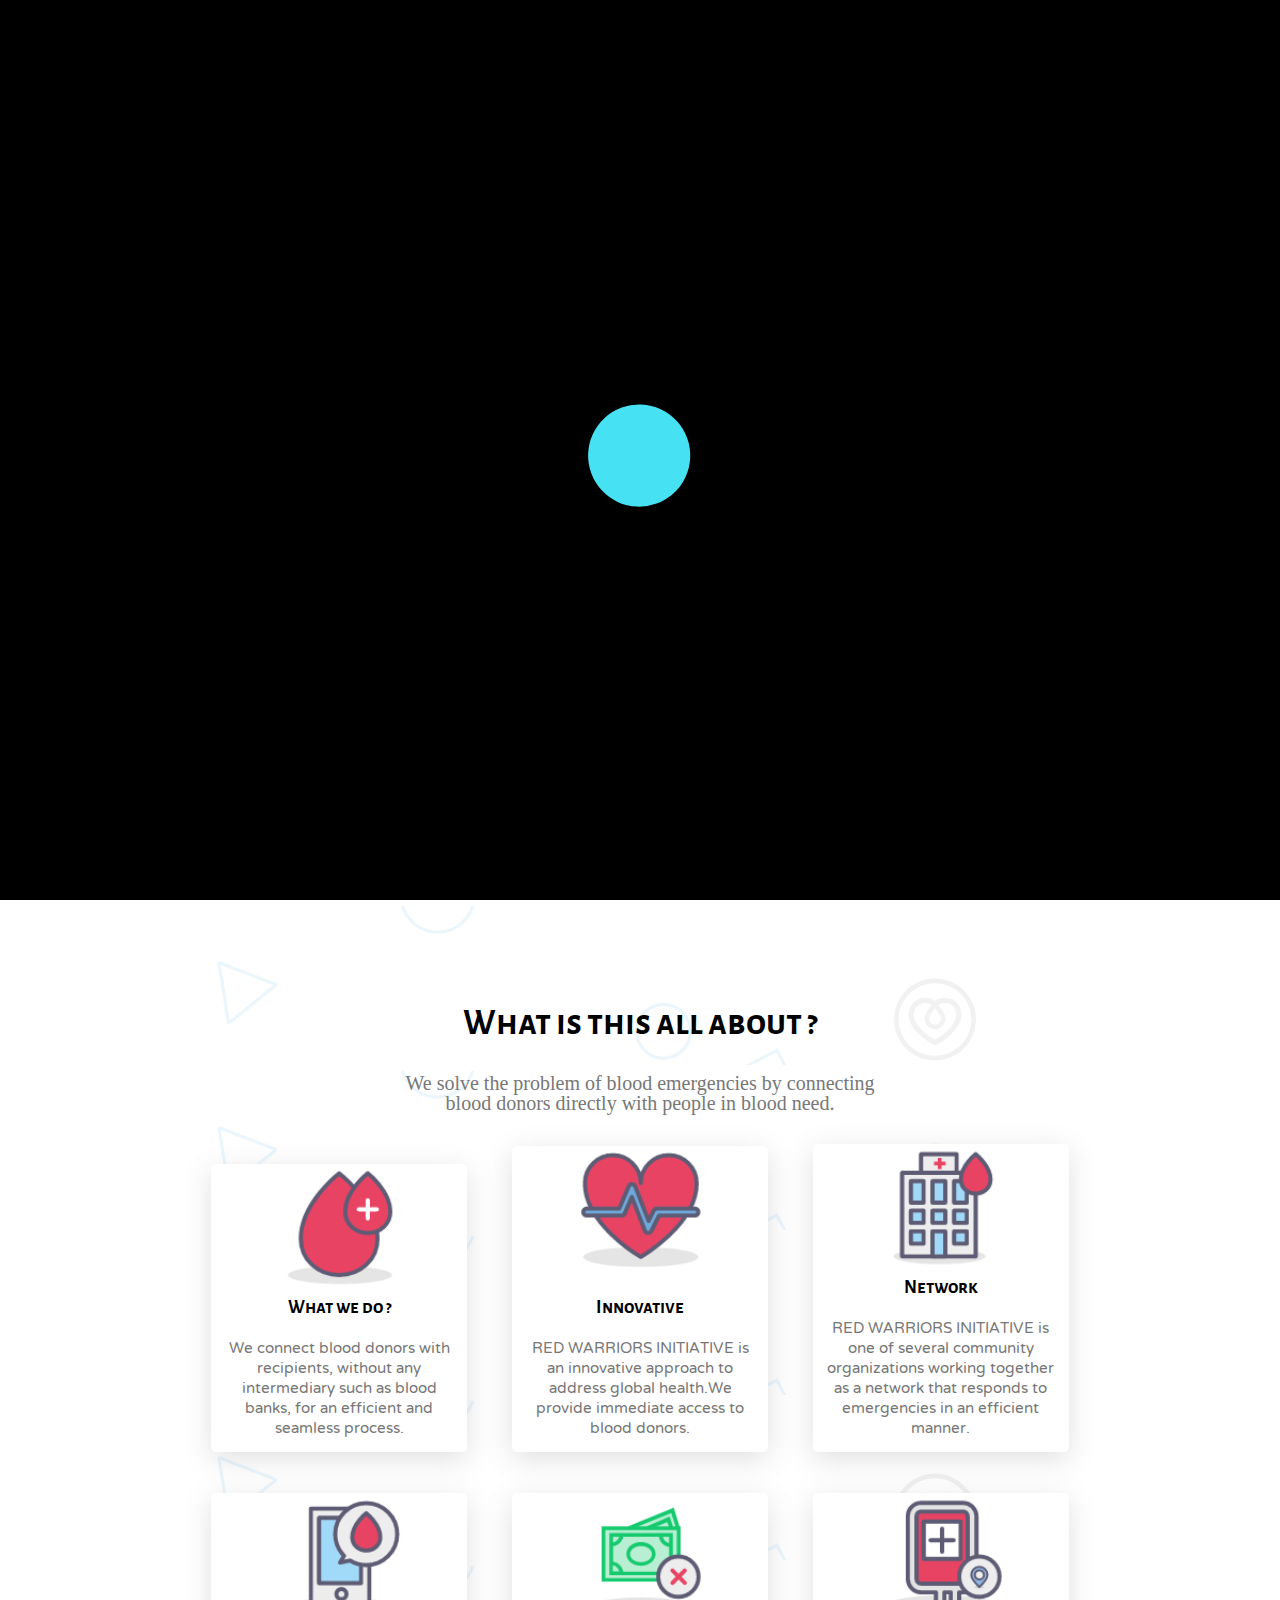
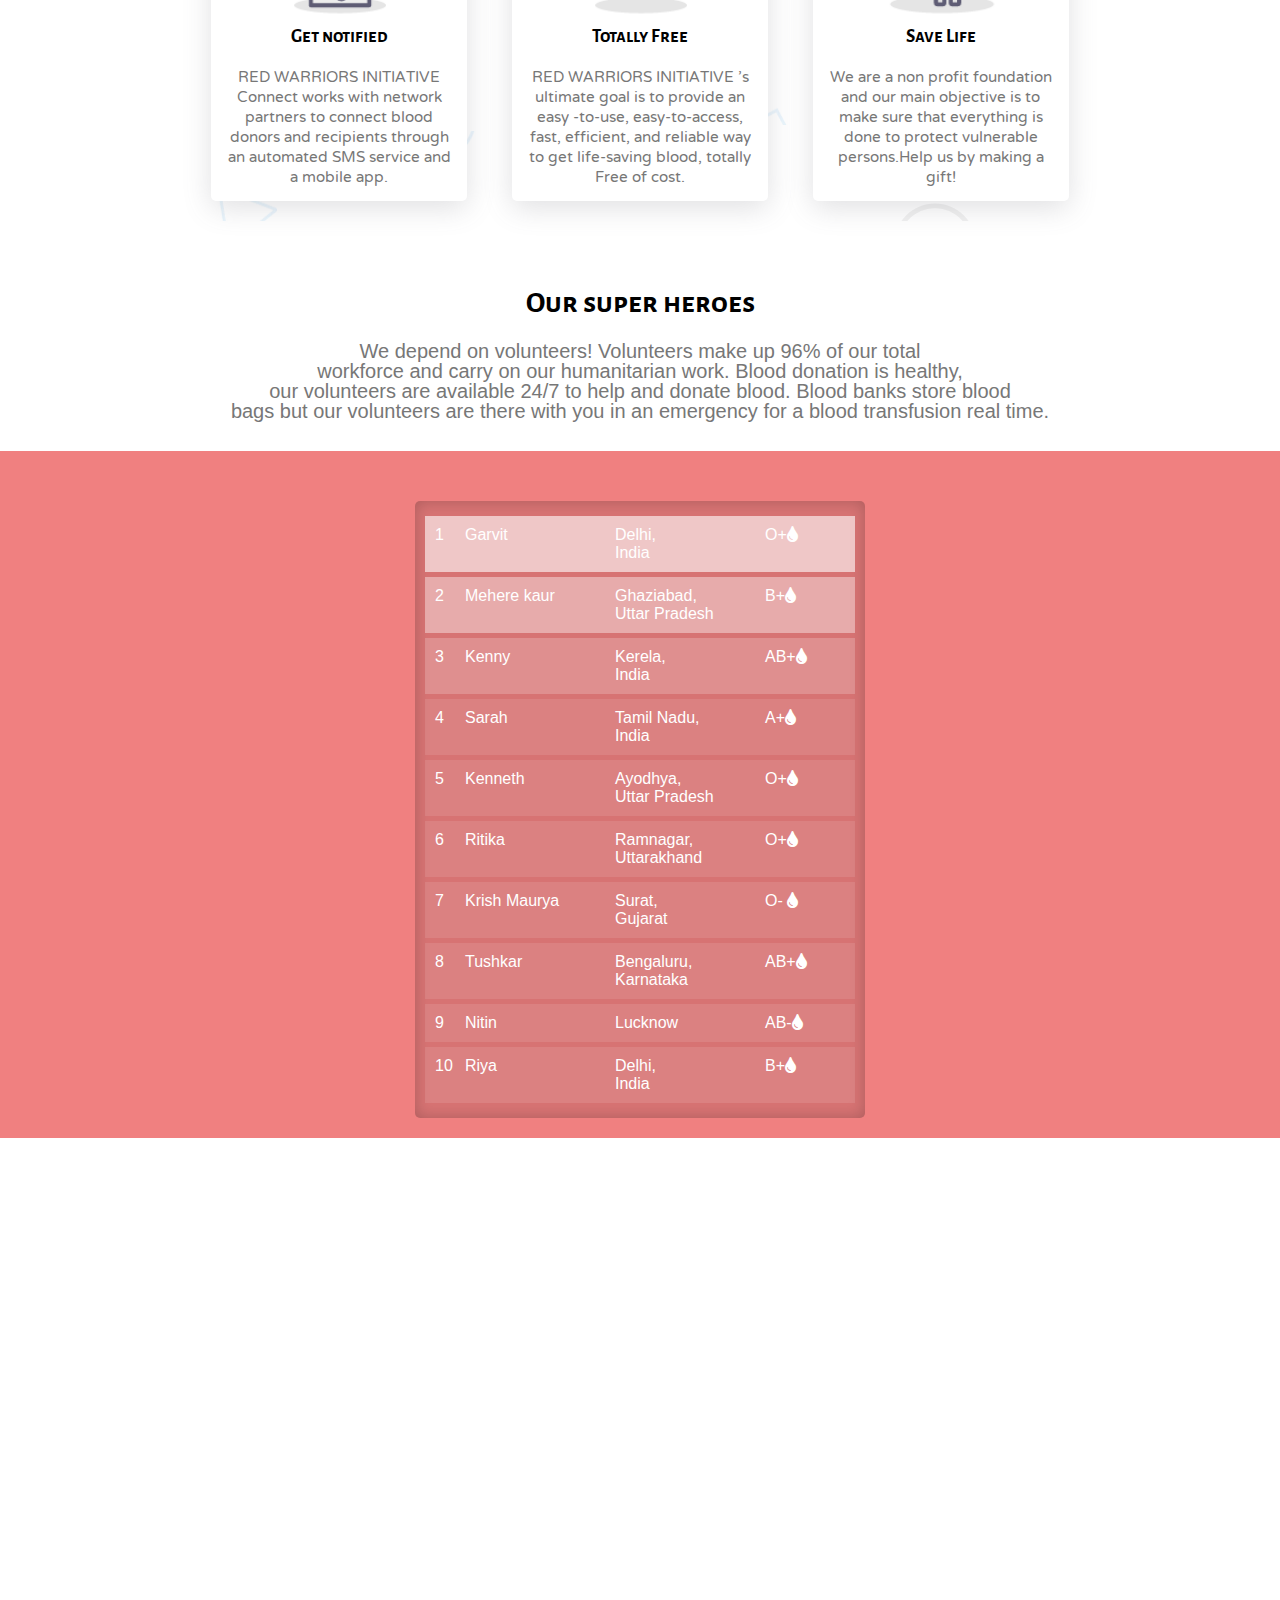
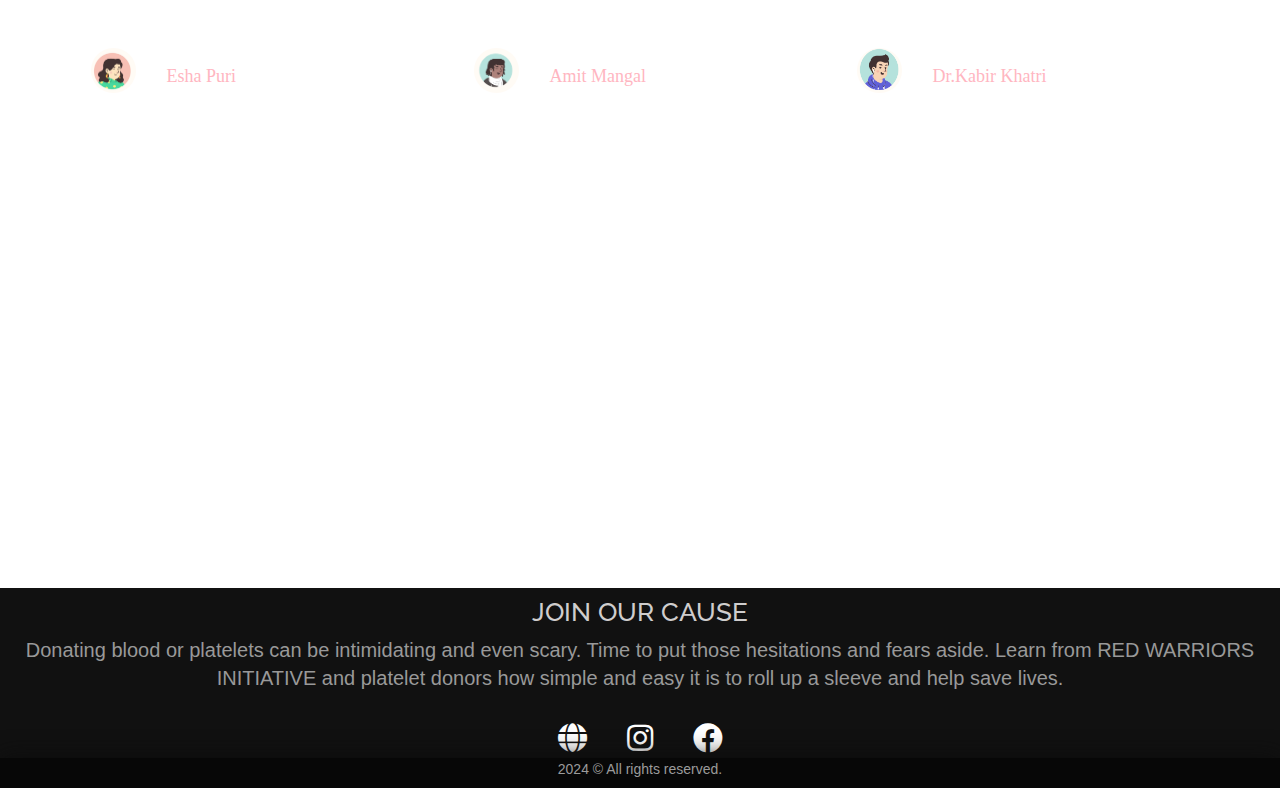
<file: index.html>
<!DOCTYPE html>
<html lang="en">
<head>
    <meta charset="UTF-8">
    <meta name="viewport" content="width=device-width, initial-scale=1.0">
    <link rel="icon" href='./Images/bb_logo(white).png' type="image/png">
    <link rel="stylesheet" href='index.css'>
    <link rel="stylesheet" href='https://fontawesome.com/v4.7.0/icon/bars'>
    <link rel="stylesheet" href="https://cdnjs.cloudflare.com/ajax/libs/font-awesome/5.15.3/css/all.min.css" />
    <script src="https://cdn.jsdelivr.net/npm/bootstrap@5.1.3/dist/js/bootstrap.bundle.min.js"></script>
    <script src="https://ajax.googleapis.com/ajax/libs/jquery/3.5.1/jquery.min.js"></script>

    <title>Document</title>
    <div class="preloader">
        <img src="pre-loader.svg" alt="spinner">
    </div>
    
    <body>
        <!--Scroll to top button-->
        <button onclick="topFunction()" id="myBtn" class="fas fa-arrow-up"><p></p></button>
        <!-- Home Page -->
        <header>
            <video autoplay muted loop plays-inline id="homevideo">
                <source src="./video/homevideo1.mp4" type="video/mp4">
            </video>
            <div id="logo"> <a href="index.html"><img src="./Images/bb_logo(white).png"></a>
            </div>
            <div id="nav">
                <div class="header-list" id="headerl">
                    <i class="fa fa-times" onclick="hideMenu()"></i>
                    <ul>
                        <li><a class="scroll" href="#about-us">About Us</a></li>
                        <li><a class="scroll" href="#vol-sect">Volunteer</a></li>
                        <li><a href="donate.html" target="_blank">Donate</a></li>
                        <li><a href="help.html" target="_blank">Get Help</a></li>
                    </ul>
                </div>
                <i class="fa fa-bars" onclick="showMenu()"></i>
            </div>
            <div class="text-box">
                <h1> Start </h1>
                <h1>Saving Lives </h1>
                <p>Become a donor or request for blood And help save lives</p>
                <a href='Register.html' class="hero-btn" target="_blank">Register</a>
            </div>
        </header>
    
        <!--ABOUT US -->
    
        <main>
            <section id="about-us">
                <div class="about">
                    <h1 class="heading">What is this all about ?</h1> <br>
                    <p class="head-des" class="text">We solve the problem of blood emergencies by connecting <span
                            class="one-line"><br></span> blood donors directly with people in blood need. </p>
                    <div class="row">
                        <div class="about-col">
                            <div class="image">
                                <img src="./Images/drop.png">
                            </div>
                            <h3>What we do ?</h3>
                            <p>We connect blood donors with recipients, without any intermediary such as blood banks, for an
                                efficient and seamless process.</p>
                        </div>
                        <div class="about-col">
                            <div class="image">
                                <img src="./Images/innovation.png">
                            </div>
                            <br>
                            <h3>Innovative</h3>
                            <p>RED WARRIORS INITIATIVE is an innovative approach to address global health.We provide <span>immediate
                                    access</span> to blood donors.</p>
                        </div>
                        <div class="about-col">
                            <div class="image">
                                <img src="./Images/netwotk.png">
                            </div>
                            <h3>Network</h3>
                            <p>RED WARRIORS INITIATIVE is one of several community organizations working together as a network that
                                responds to emergencies in an efficient manner.</p>
                        </div>
                        <div class="about-col">
                            <div class="image">
                                <img src="./Images/noti.png">
                            </div>
                            <h3>Get notified</h3>
                            <p>RED WARRIORS INITIATIVE  Connect works with network partners to connect blood donors and recipients
                                through an automated SMS service and a mobile app.</p>
                        </div>
                        <div class="about-col">
                            <div class="image">
                                <img src="./Images/cost.png">
                            </div>
                            <h3>Totally Free</h3>
                            <p>RED WARRIORS INITIATIVE 's ultimate goal is to provide an easy -to-use, easy-to-access, fast, efficient,
                                and reliable way to get life-saving blood, totally <span>Free of cost.</span></p>
                        </div>
                        <div class="about-col">
                            <div class="image">
                                <img src="./Images/save.png">
                            </div>
                            <h3>Save Life</h3>
                            <p>We are a non profit foundation and our main objective is to make sure that everything is done
                                to protect vulnerable persons.<span>Help
                                    us by making a gift!</span></p>
                        </div>
                    </div>
                </div>
            </section>
        </main>
    
        <!-- Volunteer Section -->
    
        <div class="volunteer" section id="vol-sect">
            <div class="title-head">
                <h1 class="title">Our super heroes </h1>
            </div>
            <p class="content">We depend on volunteers! Volunteers make up 96% of our total<span class="line"><br></span>
                workforce and carry on our humanitarian work. Blood donation is healthy,<span class="line"><br></span> our
                volunteers are available 24/7 to help and donate
                blood. Blood banks store blood<span class="line"><br></span> bags but our volunteers are there with you in
                an emergency for a blood transfusion real time.</p>
            <ul class="volunt">
                <li class="vol">
                    <span class=" vol-i number">1 </span>
                    <span class=" vol-i name">Garvit</span>
                    <span class=" vol-i location">Delhi,<br>India</span>
                    <span class=" vol-i blood group">O+<i class="fa fa-tint" aria-hidden="true"></i>
                    </span>
                </li>
                <li class="vol">
                    <span class=" vol-i number">2</span>
                    <span class=" vol-i name">Mehere kaur</span>
                    <span class=" vol-i location">Ghaziabad,<br>Uttar Pradesh</span>
                    <span class=" vol-i blood group">B+<i class="fa fa-tint" aria-hidden="true"></i>
                    </span>
                </li>
                <li class="vol">
                    <span class=" vol-i number">3</span>
                    <span class=" vol-i name">Kenny</span>
                    <span class=" vol-i location">Kerela,<br>India</span>
                    <span class=" vol-i blood group">AB+<i class="fa fa-tint" aria-hidden="true"></i>
                    </span>
                </li>
                <li class="vol">
                    <span class=" vol-i number">4</span>
                    <span class=" vol-i name">Sarah</span>
                    <span class=" vol-i location">Tamil Nadu,<br>India</span>
                    <span class=" vol-i blood group">A+<i class="fa fa-tint" aria-hidden="true"></i>
                    </span>
                </li>
    
                <li class="vol">
                    <span class=" vol-i number">5</span>
                    <span class=" vol-i name">Kenneth</span>
                    <span class=" vol-i location">Ayodhya,<br>Uttar Pradesh</span>
                    <span class=" vol-i blood group"> O+<i class="fa fa-tint" aria-hidden="true"></i>
                    </span>
                </li>
    
                <li class="vol">
                    <span class=" vol-i number">6</span>
                    <span class=" vol-i name">Ritika</span>
                    <span class=" vol-i location">Ramnagar,<br>Uttarakhand</span>
                    <span class=" vol-i blood group">O+<i class="fa fa-tint" aria-hidden="true"></i>
                    </span>
                </li>
    
                <li class="vol">
                    <span class=" vol-i number">7</span>
                    <span class=" vol-i name">Krish Maurya</span>
                    <span class=" vol-i location">Surat,<br>Gujarat</span>
                    <span class=" vol-i blood group">O- <i class="fa fa-tint" aria-hidden="true"></i>
                    </span>
                </li>
    
                <li class="vol">
                    <span class=" vol-i number">8</span>
                    <span class=" vol-i name">Tushkar</span>
                    <span class=" vol-i location">Bengaluru,<br>Karnataka</span>
                    <span class=" vol-i blood group">AB+<i class="fa fa-tint" aria-hidden="true"></i>
                    </span>
                </li>
    
                <li class="vol">
                    <span class=" vol-i number">9</span>
                    <span class=" vol-i name">Nitin</span>
                    <span class=" vol-i location">Lucknow</span>
                    <span class=" vol-i blood group">AB-<i class="fa fa-tint" aria-hidden="true"></i>
                    </span>
                </li>
    
                <li class="vol">
                    <span class=" vol-i number">10</span>
                    <span class=" vol-i name">Riya</span>
                    <span class=" vol-i location">Delhi,<br>India</span>
                    <span class=" vol-i blood group">B+<i class="fa fa-tint" aria-hidden="true"></i>
                    </span>
                </li>
    
            </ul>
        </div>
        <!--REVIEW-->
        <section class="customer-review">
            <div class="row-customer">
                <h2>Testimonials<br>See what our users have to say</h2>
            </div>
            <div class="row-customer">
                <div class="col-customer span-1-of-3-customer customer-box">
                    <div class="customer-text-box">
                        RED WARRIORS INITIATIVE is just awesome! I just donated for the first time and it could not have been
                        easier.Blood Buddy is doing a very important work and I'm happy that I could contribute . It's
                        hygienic,safe and convenient, I recommend it to everyone!
                    </div>
                    <div class="customer">
                        <img src="Images/review-3.PNG" alt="Customer photo">
                        <p>Esha Puri </p>
                    </div>
                </div>
    
                <div class="col-customer span-1-of-3-customer customer-box">
                    <div class="customer-text-box">
                        I found RED WARRIORS INITIATIVE at a time that my mother was in urgent need of blood. Blood Buddy arranged the
                        required amount in no time. It saved us a lot of hassle and worry especially in such a trying
                        time.<br> Thank you RED WARRIORS INITIATIVE !
                    </div>
                    <div class="customer">
                        <img src="Images/review-2.PNG" alt="Customer photo">
                        <p>Amit Mangal</p>
                    </div>
                </div>
                <div class="col-customer span-1-of-3-customer customer-box">
                    <div class="customer-text-box">
                        I have been a part of this organization for quite some time and each time I'm amazed by the seamless
                        and efficient system in place.The importance of timely care especially in the recent times is known
                        and having RED WARRIORS INITIATIVE takes a load off my mind.
                    </div>
                    <div class="customer">
                        <img src="Images/review-1.PNG" alt="Customer photo">
                        <p>Dr.Kabir Khatri</p>
                    </div>
                </div>
            </div>
        </section>
    
        <!--FOOTER-->
    
        <footer>
            <div class="siteFooterBar">
                <div class="content1">
                    <div class="foot">2024 © All rights reserved.</div>
                </div>
            </div>
            <div class="footer-content">
                <h3>JOIN OUR CAUSE</h3>
                <p>Donating blood or platelets can be intimidating and even scary. Time to put those hesitations
                    and
                    fears
                    aside. Learn from RED WARRIORS INITIATIVE and platelet donors how simple and easy it is to roll up a
                    sleeve
                    and help
                    save lives.</p>
                <div class="socials">
                    <ul class="sci">
                        <li><a href="https://www.facebook.com/givebloodnhs/" target="_blank"><i
                                    class="fab fa-facebook"></i></a>
                        </li>
                        <li><a href="https://www.instagram.com/indiablooddonation/?hl=en" target="_blank"><i
                                    class="fab fa-instagram"></i></a></li>
                        <li><a href="http://nbtc.naco.gov.in/" target="_blank"><i class="fas fa-globe"></i></a>
                        </li>
                    </ul>
                </div>
            </div>
    
    
        </footer>
        <!--Javascript for pre-loader-->
    
        <script>
            const preloader = document.querySelector('.preloader');
            const fadeEffect = setInterval(() => {
                if (!preloader.style.opacity) {
                    preloader.style.opacity = 1;
                }
                if (preloader.style.opacity > 0) {
                    preloader.style.opacity -= 1.5;
                } else {
                    clearInterval(fadeEffect);
                }
            }, 1500);
            window.addEventListener('load', fadeEffect);
        </script>
        <!--js for scroll to top-->
        <script src="up.js"></script>
    
        <!--JAVASCRIPT FOR TOGGLE MENU -->
        <script>
            var headerl = document.getElementById("headerl");
    
            function showMenu() {
                headerl.style.right = "0";
            }
    
            function hideMenu() {
                headerl.style.right = "-210px";
            }
        </script>
    
    
        <!--js for scroll effects-->
        <script src="scroll.js"></script>
    
    </body>
    
    </html>
</head>
<body>
    
</body>
</html>
</file>
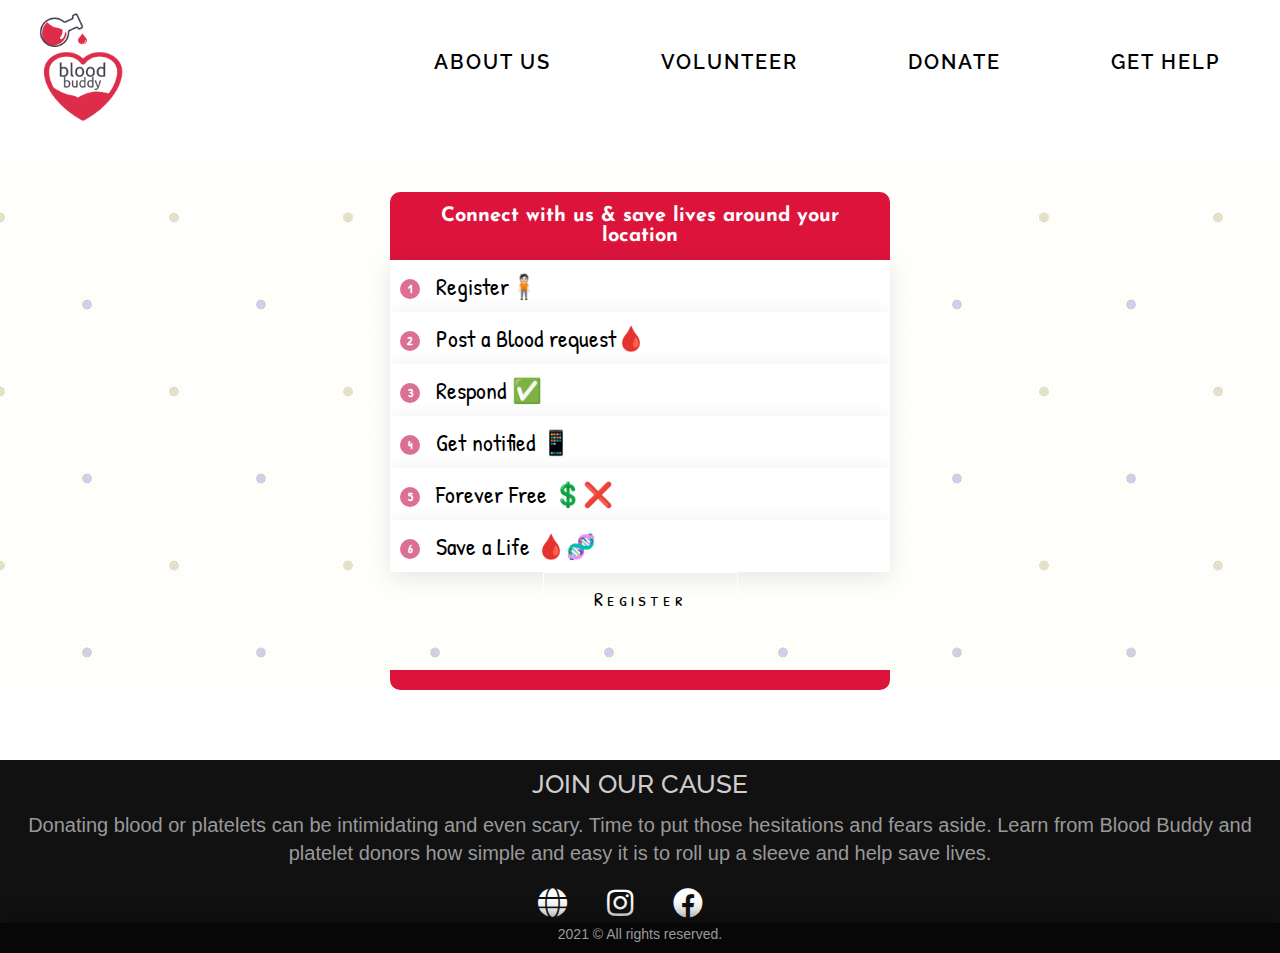
<file: donate.html>
<!DOCTYPE html>
<html lang="en">

<head>
    <meta charset="UTF-8">
    <meta http-equiv="X-UA-Compatible" content="IE=edge">
    <meta name="viewport" content="width=device-width, initial-scale=1.0">
    <link rel="stylesheet" href='donate.css'>
    <link rel="icon" href='./Images/bb_logo(black).png' type="image/png">
    <link rel="stylesheet" href="https://cdnjs.cloudflare.com/ajax/libs/font-awesome/5.15.3/css/all.min.css" />
</head>
<title>Connect with us & save lives around your location </title>

<body>
    <header>
        <nav>
            <div class="header-logo"><img src="./Images/bb_logo(black).png"></div>
            <div class="header-list">
                <ul>
                    <li><a href="help.html" target="_blank"> Get Help</a></li>
                    <li><a href="donate.html">Donate</a></li>
                    <li><a href="index.html#vol-sect" target="_blank">Volunteer</a></li>
                    <li><a href="index.html#about-us" target="_blank">About Us</a></li>
                </ul>
            </div>
        </nav>
    </header>

    <main>
        <div class="box">
            <h2>Connect with us & save lives
                around your location</h2>
            <ul class="des">
                <li class="steps"><span>1</span> Register🧍🏻</li>
                <li class="steps"><span>2</span> Post a Blood request🩸 </li>
                <li class="steps"><span>3</span> Respond ✅ </li>
                <li class="steps"><span>4</span> Get notified 📱</li>
                <li class="steps"><span>5</span> Forever Free 💲❌ </li>
                <li class="steps"><span>6</span> Save a Life 🩸🧬</li>
            </ul>

            <div class="text-box">
                <a href="Register.html" class="hero-btn" target="_blank">Register</a>
            </div>
        </div>


    </main>



    <footer>
        <div class="siteFooterBar">
            <div class="content1">
                <div class="foot">2021 © All rights reserved.</div>
            </div>
        </div>
        <div class="footer-content">
            <h3>JOIN OUR CAUSE</h3>
            <p>Donating blood or platelets can be intimidating and even scary. Time to put those hesitations and fears aside. Learn from Blood Buddy and platelet donors how simple and easy it is to roll up a sleeve and help save lives.</p>
            <div class="socials">
                <ul class="sci">
                    <li><a href="https://www.facebook.com/givebloodnhs/" target="_blank"><i
                                class="fab fa-facebook"></i></a></li>
                    <li><a href="https://www.instagram.com/indiablooddonation/?hl=en" target="_blank"><i
                                class="fab fa-instagram"></i></a></li>
                    <li><a href="http://nbtc.naco.gov.in/" target="_blank"><i class="fas fa-globe"></i></a></li>
                </ul>
            </div>
        </div>


    </footer>
    


</body>
</file>
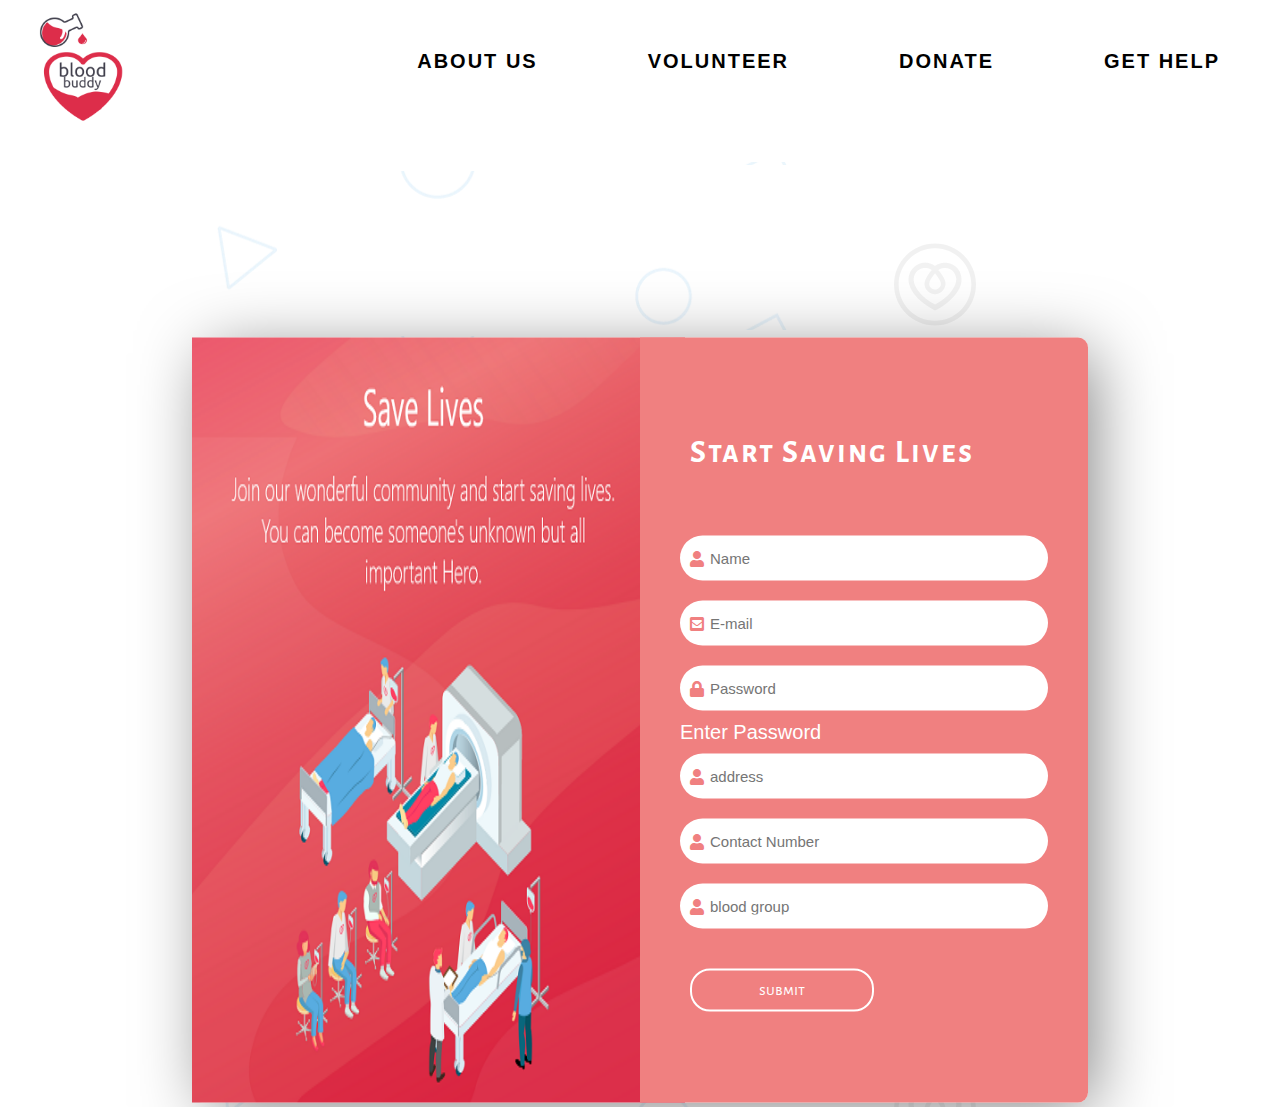
<file: Register.html>
<!DOCTYPE html>
<html lang="en">
<head>
    <meta charset="UTF-8">
    <meta http-equiv="X-UA-Compatible" content="IE=edge">
    <meta name="viewport" content="width=device-width, initial-scale=1.0">
    <link rel="stylesheet" href='Register.css'>
    <link rel="icon" href='./Images/bb_logo(black).png' type="image/png">
    <link rel="stylesheet" href="https://cdnjs.cloudflare.com/ajax/libs/font-awesome/5.15.3/css/all.min.css"/>
</head>
<title>Start Saving Lives </title>
<body>
<header>
    <nav>
    <div class="header-logo"><img src="./Images/bb_logo(black).png"></div>
    <div class="header-list">
        <ul>
            <li><a href="help.html">Get Help</li></a>
            <li><a href="donate.html">Donate</li></a>
            <li><a href="index.html#vol-sect">Volunteer</li></a>
            <li><a href="index.html#about-us">About Us</a></li>
            </ul>
    </div>
    </nav>
</header>

<div class="inner">
    <div class="photo">
        <img src="./Images/regphoto.png">
    </div>
    <div class="user-form">
        <h1>Start Saving Lives</h1>
        <form>
            <i class="fas fa-user icon"></i>
            <input type="text" placeholder="Name">
            <br>
            <i class="fas fa-envelope-square"></i>
            <input type="email" placeholder="E-mail">
            <br>
            <i class="fas fa-lock"></i>
            <input type="password" placeholder="Password" id="password_data">
            <div class="safety" style="font-family: sans-serif; font-size: 20px;">
                Enter Password
            </div>
            <i class="fas fa-user icon"></i>
            <input type="text" placeholder="address">
            <br>
            <i class="fas fa-user icon"></i>
            <input type="text" placeholder="Contact Number  ">
            <br>
             <i class="fas fa-user icon"></i>
            <input type="text" placeholder="blood group">
            <br>
            <div class="action-btn">
                <button onclick="topFunction()" class="btn primary">submit</button>
                <!-- <button class="btn"><button type="submit" class="btn btn-primary">Submit</button></button> -->
            </div>
        </form>
    </div>
</div>
<script src="./Register.js"></script>
</body>
</html>
</file>
<file: index.css>
@import url("https://fonts.googleapis.com/css2?family=Fredoka+One&display=swap");
@import url("https://fonts.googleapis.com/css2?family=Neuton:ital@1&display=swap");
@import url("https://fonts.googleapis.com/css2?family=Patrick+Hand+SC&display=swap");
@import url("https://fonts.googleapis.com/css2?family=Alegreya+Sans+SC:wght@300&display=swap");
@import url("https://fonts.googleapis.com/css2?family=NTR&display=swap");
@import url("https://fonts.googleapis.com/css2?family=Raleway&display=swap");

* {
  margin: 0px;
}
.preloader {
  align-items: center;
  background: rgb(0, 0, 0);
  display: flex;
  height: 100vh;
  justify-content: center;
  left: 0;
  position: fixed;
  top: 0;
  transition: opacity 0.3s linear;
  width: 100%;
  z-index: 9999;
  pointer-events: none;
}

#homevideo {
  height: auto;
  width: 100%;
  align-items: center;
  justify-content: center;
  transition: 0.5s;
}

header {
  overflow: hidden;
  height: 100vh;
  width: 100%;
  background-size: cover;
  position: relative;
  background-attachment: fixed;
}

#logo {
  position: absolute;
  top: 9%;
  left: 5%;
  transform: translate(-50%, -50%);
  text-align: center;
  font-family: "Neuton", serif;
  line-height: 30px;
  margin-bottom: 10px;
}

#logo > a > img {
  width: 70%;
}

#nav {
  width: 90%;
  color: black;
  position: absolute;
  top: 10%;
  left: 50%;
  transform: translate(-50%, -50%);
  text-align: center;
  font-family: "Neuton", serif;
  line-height: 50px;
}

#nav img {
  width: 150px;
  padding-left: 20px;
  padding-top: 10px;
  top: 0%;
}

#nav .header-list {
  flex: 1;
  text-align: right;
}

.header-list ul li {
  list-style: none;
  display: inline-block;
  padding: 8px 15px;
  position: relative;
}

.header-list ul li a {
  color: black;
  font-size: 24px;
  text-decoration: none;
  font-family: "Fredoka One", cursive;
}

.header-list ul li::after {
  content: "";
  height: 2px;
  background: #cd5c5c;
  display: block;
  margin: auto;
  transition: 0.5s;
  width: 0%;
}

.header-list ul li:hover::after {
  width: 100%;
}

.text-box {
  width: 80%;
  color: black;
  position: absolute;
  top: 55%;
  left: 21%;
  transform: translate(-50%, -50%);
  text-align: center;
  font-family: "Neuton", serif;
  line-height: 50px;
}

.text-box h1 {
  font-size: 70px;
  font-family: "Neuton", serif;
  letter-spacing: 8px;
}

.text-box p {
  margin: 10px 0 40px;
  font-size: 26px;
  color: black;
}

.hero-btn {
  border-radius: 5px;
  display: inline-block;
  text-decoration: none;
  color: black;
  border: 2px solid black;
  border-radius: 5px 20px 5px;
  padding: 12px 30px;
  font-size: 35px;
  background: transparent;
  position: relative;
  cursor: pointer;
  width: 20vh;
  letter-spacing: 3px;
  height: 8vh;
  font-family: "Patrick Hand SC", cursive;
}

.hero-btn:hover {
  border: 1px solid #cd5c5c;
  background: #cd5c5c;
  transition: 1s;
  font-weight: 300;
}

#nav .fa {
  display: none;
}

@media only screen and (max-width: 800px) {
  #logo {
    visibility: collapse;
  }
  #homevideo {
    height: auto;
    width: 100%;
  }
  .text-box {
    height: auto;
    width: 50%;
    left: 50%;
    top: 62%;
  }
  .text-box h1 {
    font-size: 200%;
    padding-top: 32px;
  }
  .text-box p {
    font-size: 90%;
  }
  .hero-btn {
    border-radius: 5px;
    border: 2px solid black;
    border-radius: 5px 20px 5px;
    padding: 12px 30px;
    font-size: 200%;
    background: transparent;
    position: relative;
    cursor: pointer;
    width: 20vh;
    letter-spacing: 3px;
    height: 8vh;
  }

  .header-list ul li {
    display: block;
  }

  .header-list {
    position: absolute;
    background: #fa8072;
    height: 100vh;
    width: 200px;
    top: 0;
    right: -210px;
    text-align: left;
    z-index: 2;
    transition: 1s;
  }

  #nav .fa {
    display: block;
    color: #fff;
    float: right;
    margin: 10px;
    font-size: 22px;
    cursor: pointer;
    padding-bottom: 20px;
  }

  .header-list ul {
    padding: 30px;
  }
}

/*ABOUT*/

.about {
  width: 80%;
  margin: auto;
  text-align: center;
  padding-top: 8%;
}

h1 {
  font-size: 30px;
  font-weight: 600;
}

p {
  color: #777;
  font-size: 20px;
  font-weight: 300;
  padding: 10px;
  line-height: 20px;
}

.about-col {
  transition: transform 1s;
  width: 25%;
  display: inline-block;
  box-shadow: rgba(100, 100, 111, 0.2) 0px 7px 29px 0px;
  border-radius: 5px;
  position: relative;
  background: white;
  margin: 2%;
}

.about-col:hover {
  transform: scale(1.03, 1.03);
}

.image img {
  width: 50%;
  border-top-right-radius: 5px;
  border-top-left-radius: 5px;
}

.about h3 {
  font-family: "Alegreya Sans SC", sans-serif;
}

.about-col p {
  padding: 3px;
  text-align: center;
  padding-top: 10px;
  border-radius: 2.8rem;
  margin: 10px;
  z-index: -1;
  font-family: "NTR", sans-serif;
  font-size: 1.2rem;
}

.heading {
  font-size: 36px;
  font-weight: 600;
  font-family: "Alegreya Sans SC", sans-serif;
}

main {
  background: url(../Images/ug.png);
  z-index: -10;
}

@media screen and (max-width: 540px) {
  .about {
    width: 95%;
    margin: auto;
  }

  .about p {
    padding: 0px;
    margin: 2px;
    font-size: 16px;
  }

  .about-col {
    width: 27%;
  }
}

@media screen and (max-width: 360px) {
  .about {
    width: 95%;
    margin: auto;
  }

  .about p {
    padding: 0px;
    margin: 1.4px;
    font-size: 15px;
    letter-spacing: -0.01rem;
  }

  .about-col {
    width: 28%;
    border-radius: 4px;
    margin: 1.3%;
  }

  .about h3 {
    font-size: 17px;
  }

  .about h1 {
    font-size: 27px;
  }
}

@media screen and (max-width: 400px) {
  .one-line {
    display: none;
  }
}

/* ABOUT ENDS */

/*Volunteer*/
.volunteer {
  background: #f08080;
  font-family: sans-serif;
  padding-bottom: 20px;
}

.volunt {
  /* position: relative; */
  width: 450px;
  margin: 50px auto 0px;
  padding: 10px;
  box-sizing: border-box;
  background: rgba(0, 0, 0, 0.1);
  box-shadow: inset 0 0 15px rgba(0, 0, 0, 0.2);
  overflow: hidden;
  border-radius: 5px;
}

.vol span .vol-i {
  display: flex;
  align-items: center;
}

.vol {
  display: flex;
  background: rgba(255, 255, 255, 0.1);
  padding: 10px 10px;
  color: #fff;
  margin: 5px 0;
  transition: 0.5s;
  justify-content: left;
}

.vol:nth-child(1) {
  background: rgba(255, 255, 255, 0.6);
}

.vol:nth-child(2) {
  background: rgba(255, 255, 255, 0.4);
}

.vol:nth-child(3) {
  background: rgba(255, 255, 255, 0.2);
}

.vol span:nth-child(1) {
  width: 30px;
}

.vol span:nth-child(2) {
  width: 150px;
}

.vol span:nth-child(3) {
  width: 150px;
  font-size: 15x;
}

.vol span:nth-child(4) {
  width: 70px;
}

.vol:hover {
  transform: scale(1.06);
  background: #ffb6c1;
}

@media screen and (max-width: 510px) {
  .volunt {
    /* position: relative; */
    width: 400px;
    margin: 40px auto 0px;
    padding: 10px;
    border-radius: 5px;
  }

  .vol {
    padding: 7px;
    margin: 5px 0;
    font-size: 16px;
  }

  .line {
    display: none;
  }

  .content .volunteer {
    font-size: 16px;
  }
}

@media screen and (max-width: 768px) {
  .content .volunteer {
    font-size: 16px;
  }

  .line {
    display: none;
  }
}

@media screen and (max-width: 400px) {
  .volunt {
    width: 300px;
    padding: 10px auto;
  }

  .vol {
    padding: 5px;
    margin: 4px 0;
    font-size: 14px;
  }

  .content {
    font-size: 15px;
  }
}

@media screen and (max-width: 320px) {
  .volunt {
    width: 270px;
    padding: 10px auto;
  }

  .vol {
    padding: 4px;
    margin: 4px 0;
    font-size: 13.5px;
  }

  .title-head {
    font-size: 28px;
  }
}

.title-head {
  font-family: "Alegreya Sans SC", sans-serif;

  * {
    margin: 0px;
    padding: 0px;
  }

  header {
    height: 100vh;
    width: 100%;
    background-image: linear-gradient(rgba(14, 23, 61, 0.7), rgb(59, 75, 85)),
      url(./Images/header.jpg);
    background-position: center;
    background-size: cover;
    position: relative;
    background-attachment: fixed;
  }

  nav {
    display: flex;
    padding: 2%, 6%;
    justify-content: space-between;
  }

  nav img {
    width: 200px;
    padding-left: 20px;
    padding-top: 10px;
  }

  .nav .header-list {
    flex: 1;
    text-align: right;
  }

  .header-list ul li {
    list-style: none;
    display: inline-block;
    padding: 8px 15px;
    position: relative;
  }

  .header-list ul li a {
    color: white;
    font-size: 24px;
    text-decoration: none;
    font-family: "Fredoka One", cursive;
  }

  .header-list ul li::after {
    content: "";
    height: 2px;
    background: #cd5c5c;
    display: block;
    margin: auto;
    transition: 0.5s;
    width: 0%;
  }

  .header-list ul li:hover::after {
    width: 100%;
  }

  .text-box {
    width: 90%;
    color: #fff;
    position: absolute;
    top: 50%;
    left: 50%;
    transform: translate(-50%, -50%);
    text-align: center;
    font-family: "Neuton", serif;
    line-height: 50px;
  }

  .text-box h1 {
    font-size: 70px;
    font-family: "Neuton", serif;
    letter-spacing: 8px;
  }

  .text-box p {
    margin: 10px 0 40px;
    font-size: 26px;
    color: #fff;
  }

  .hero-btn {
    display: inline-block;
    text-decoration: none;
    color: #fff;
    border: 1px solid #fff;
    padding: 12px 30px;
    font-size: 25px;
    background: transparent;
    position: relative;
    cursor: pointer;
    width: 20vh;
    letter-spacing: 3px;
    height: 8vh;
    font-family: "Patrick Hand SC", cursive;
  }

  .hero-btn:hover {
    border: 1px solid #cd5c5c;
    background: #cd5c5c;
    transition: 1s;
  }

  nav .fa {
    display: none;
  }

  @media (max-width: 700px) {
    .text-box h1 {
      font-size: 30px;
      padding-top: 32px;
    }
    nav img {
      width: 140px;
      padding-left: 20px;
      padding-top: 0px;
      padding-bottom: 200px;
      margin-bottom: 14px;
    }
    .header-list ul li {
      display: block;
    }
    .header-list {
      position: absolute;
      background: #fa8072;
      height: 100vh;
      width: 200px;
      top: 0;
      right: -210px;
      text-align: left;
      z-index: 2;
      transition: 1s;
    }
    nav .fa {
      display: block;
      color: #fff;
      margin: 10px;
      font-size: 22px;
      cursor: pointer;
      padding-bottom: 20px;
    }
    .header-list ul {
      padding: 30px;
    }
  }
  /*ABOUT*/

  .about {
    width:98%;
    margin: auto;
    text-align: center;
    padding-top: 8%;
  }

  h1 {
    font-size: 30px;
    font-weight: 600;
  }

  p {
    color: #777;
    font-size: 20px;
    font-weight: 300;
    padding: 10px;
    line-height: 20px;
  }

  .about-col {
    transition: transform 1s;
    width: 25%;
    display: inline-block;
    box-shadow: rgba(100, 100, 111, 0.2) 0px 7px 29px 0px;
    border-radius: 5px;
    position: relative;
    background: white;
    margin: 2%;
  }
  

  .about-col:hover {
    transform: scale(1.03, 1.03);
  }

  .image img {
    width: 50%;
    border-top-right-radius: 5px;
    border-top-left-radius: 5px;
  }

  .about h3 {
    font-family: "Alegreya Sans SC", sans-serif;
  }

  .about-col p {
    padding: 3px;
    text-align: center;
    padding-top: 10px;
    border-radius: 2.8rem;
    margin: 10px;
    z-index: -1;
    font-family: "NTR", sans-serif;
    font-size: 1.2rem;
  }

  .heading {
    font-size: 36px;
    font-weight: 600;
    font-family: "Alegreya Sans SC", sans-serif;
  }

  main {
    background: url(../Images/ug.png);
    z-index: -10;
  }

  @media screen and (max-width: 540px) {
    .about {
      width: 95%;
      margin: auto;
    }
    .about p {
      padding: 0px;
      margin: 2px;
      font-size: 16px;
    }
    .about-col {
      width: 27%;
    }
  }

  @media screen and (max-width: 360px) {
    .about {
      width: 95%;
      margin: auto;
    }
    .about p {
      padding: 0px;
      margin: 1.4px;
      font-size: 15px;
      letter-spacing: -0.01rem;
    }
    .about-col {
      width: 28%;
      border-radius: 4px;
      margin: 1.3%;
    }
    .about h3 {
      font-size: 17px;
    }
    .about h1 {
      font-size: 27px;
    }
  }

  @media screen and (max-width: 400px) {
    .one-line {
      display: none;
    }
  }
  /* ABOUT ENDS */
  /*Volunteer*/

  .volunteer {
    background: #f08080;
    font-family: sans-serif;
    padding-bottom: 20px;
  }

  .volunt {
    /* position: relative; */
    width: 450px;
    margin: 50px auto 0px;
    padding: 10px;
    box-sizing: border-box;
    background: rgba(0, 0, 0, 0.1);
    box-shadow: inset 0 0 15px rgba(0, 0, 0, 0.2);
    overflow: hidden;
    border-radius: 5px;
  }
}

html {
  scroll-behavior: smooth;
}
#myBtn {
  display: none;
  position: fixed;
  bottom: 20px;
  right: 30px;
  z-index: 99;
  border: none;
  outline: none;
  background-color: rgba(255, 68, 68, 0.877);
  color: white;
  cursor: pointer;
  padding: 15px;
  border-radius: 50px;
  font-size: 18px;
}
#myBtn:hover {
  background-color: black;
}
/*Footer*/
.sec {
  border-top-left-radius: 40px;
  background: black;
  margin-top: 2%;
  color: #ffb6c1;
  height: 200px;
  padding-bottom: 20px;
  display: flex;
  flex-direction: column;
}

.footer-head {
  display: flex;
  justify-content: space-around;
  padding-top: 4vh;
}

.bout p {
  font-size: 18px;
  color: white;
  font-weight: 100;
}
.bout {
  position: relative;
  padding-right: 20px;
  padding-left: 20px;
  text-align: center;
  padding-top: 1vh;
}

.head {
  padding-left: 20px;
  font-family: "Alegreya Sans SC", sans-serif;
  font-size: 40px;
  font-weight: 600;
  display: flex;
  align-items: center;
}
.head:hover {
  color: white;
}
.sci li {
  float: right;
  text-decoration: none;
  list-style: none;
  padding-right: 40px;
  font-size: 30px;
}

.socials {
  display: flex;
  align-items: center;
}

.sci li a {
  color: white;
}

.sci li a:hover {
  transition: 1s;
  box-shadow: inset-1px -1px 2px rgba(0, 0, 0, 0.2),
    2px 24px 10px rgba(0, 0, 0, 0.1);
}
.sci li i {
  transition: 0.5s;
}
.sci li i:hover {
  transform: rotate(0deg) skew(0deg) translate(0, -20px);
}
.sci li:nth-child(1) a:hover {
  color: #3b5998;
  transform: translateY(-20%);
}

.sci li:nth-child(2) a:hover {
  color: rgba(188, 42, 141);
  transform: translateY(-20px);
}

.sci li:nth-child(3) a:hover {
  color: #f0e68c;
  transform: translateY(-20px);
}

@media screen and (max-width: 500px) {
  .head {
    padding-left: 15px;
    font-size: 30px;
    font-weight: 550;
  }

  .sci li {
    padding-right: 15px;
    font-size: 25px;
  }
}

@media screen and (max-width: 360px) {
  .head {
    padding-left: 7px;
    font-size: 25px;
  }

  .sci li {
    padding-right: 7px;
    font-size: 20px;
  }

  .bout p {
    font-size: 18px;
  }

  .bout {
    padding-left: 2px;
    padding-right: 2px;
  }
}

.vol span .vol-i {
  display: flex;
  align-items: center;
}

.vol {
  display: flex;
  background: rgba(255, 255, 255, 0.1);
  padding: 10px 10px;
  color: #fff;
  margin: 5px 0;
  transition: 0.5s;
  justify-content: left;
}

.vol:nth-child(1) {
  background: rgba(255, 255, 255, 0.6);
}

.vol:nth-child(2) {
  background: rgba(255, 255, 255, 0.4);
}

.vol:nth-child(3) {
  background: rgba(255, 255, 255, 0.2);
}

.vol span:nth-child(1) {
  width: 30px;
}

.vol span:nth-child(2) {
  width: 150px;
}

.vol span:nth-child(3) {
  width: 150px;
  font-size: 15x;
}

.vol span:nth-child(4) {
  width: 70px;
}

.vol:hover {
  transform: scale(1.06);
  background: #ffb6c1;
}

@media screen and (max-width: 510px) {
  .volunt {
    /* position: relative; */
    width: 400px;
    margin: 40px auto 0px;
    padding: 10px;
    border-radius: 5px;
  }
  .vol {
    padding: 7px;
    margin: 5px 0;
    font-size: 16px;
  }
  .line {
    display: none;
  }
  .content .volunteer {
    font-size: 16px;
  }
}

@media screen and (max-width: 768px) {
  .content .volunteer {
    font-size: 16px;
  }
  .line {
    display: none;
  }
}

@media screen and (max-width: 400px) {
  .volunt {
    width: 300px;
    padding: 10px auto;
  }
  .vol {
    padding: 5px;
    margin: 4px 0;
    font-size: 14px;
  }
  .content {
    font-size: 15px;
  }
}

@media screen and (max-width: 320px) {
  .volunt {
    width: 270px;
    padding: 10px auto;
  }
  .vol {
    padding: 4px;
    margin: 4px 0;
    font-size: 13.5px;
  }
  .title-head {
    font-size: 28px;
  }
}

.title-head {
  font-family: "Alegreya Sans SC", sans-serif;
  background: white;
  padding-top: 5%;
  text-align: center;
  font-size: 30px;
}

.content {
  background: white;
  height: 100px;
  padding-bottom: 10px;
  padding-top: 20px;
  text-align: center;
}
/*Footer*/

footer {
  position: relative;
  bottom: 0;
  left: 0;
  right: 0;
  background: #111;
  height: 200%;
  width: 100%;
  padding-top: none;
  color: #fff;
  /*padding: 5px 0px 5px 0px;*/
}

.footer-content {
  display: flex;
  align-items: center;
  justify-content: center;
  flex-direction: column;
  text-align: center;
}

.footer-content h3 {
  font-size: 1.6rem;
  font-weight: 500;
  text-transform: capitalize;
  line-height: 3rem;
  font-family: "Raleway", sans-serif;
  color: rgb(207, 205, 205);
}

.footer-content p {
  max-width: fit-content;
  margin: 0px 0px 0px 0px;
  margin-top: -10px;
  margin-bottom: 20px;
  line-height: 28px;
  font-size: 20px;
  color: #999999;
  font-family: Verdana, Geneva, Tahoma, sans-serif;
}

.footer-bottom {
  background: #000;
  width: 100vw;
  padding: 20px;
  padding-bottom: 40px;
  text-align: center;
}

.footer-bottom p {
  float: left;
  font-size: 14px;
  word-spacing: 2px;
  text-transform: capitalize;
}

.footer-bottom p a {
  color: #44bae8;
  font-size: 16px;
  text-decoration: none;
}

.footer-bottom span {
  text-transform: uppercase;
  opacity: 0.4;
  font-weight: 200;
}

.footer-menu {
  float: right;
}

.footer-menu ul {
  display: flex;
}

.footer-menu ul li {
  padding-right: 10px;
  display: block;
}

.footer-menu ul li a {
  color: #cfd2d6;
  text-decoration: none;
}

.footer-menu ul li a:hover {
  color: #27bcda;
}

.footer-content {
  display: flex;
  align-items: center;
  justify-content: center;
  flex-direction: column;
  text-align: center;
}

.sci li {
  float: right;
  text-decoration: none;
  list-style: none;
  padding-right: 40px;
  font-size: 30px;
}

.socials {
  display: flex;
  align-items: center;
  padding-bottom: 2rem;
}

.sci li a {
  color: white;
}

.sci li a:hover {
  transform: translateY(-20px);
  box-shadow: inset-1px -1px 2px rgba(0, 0, 0, 0.2),
    2px 24px 10px rgba(0, 0, 0, 0.1);
}

.sci li:nth-child(1) a:hover {
  color: #3b5998;
  transform: translateY(-20px);
}

.sci li:nth-child(2) a:hover {
  color: rgba(188, 42, 141);
  transform: translateY(-20px);
}

.sci li:nth-child(3) a:hover {
  color: #f0e68c;
  transform: translateY(-20px);
}

.siteFooterBar {
  position: absolute;
  bottom: 0;
  padding-top: 10px;
  width: 100%;
  box-shadow: 0px 0px 25px rgb(12, 12, 12);
  height: 20px;
  color: #9b9b9b;
  background: #070707;
}

.content1 {
  display: contents;
  margin: 0px auto;
  text-align: center;
  font-size: 25px;
  font-family: Verdana, Geneva, Tahoma, sans-serif;
  font-size: 14px;
  width: 250px;
}
.content1 .foot {
  margin-top: -7px;
}

@media (max-width: 500px) {
  .footer-menu ul {
    display: flex;
    margin-top: 10px;
    margin-bottom: 20px;
  }
  .sci li {
    padding-right: 15px;
    font-size: 25px;
  }
}

@media screen and (max-width: 360px) {
  .sci li {
    padding-right: 7px;
    font-size: 20px;
  }
}
/*REVIEW*/
.row-customer {
  max-width: 1140px;
  margin: 0 auto 0 auto;
}
.row-customer:before,
.row-customer:after {
  content: "";
  display: table;
}
.row-customer:after {
  clear: both;
}
.row-customer h2 {
  letter-spacing: 0.5px;
  text-transform: uppercase;
  text-align: center;
  margin-bottom: 30px;
  line-height: 60px;
  font-family: "Alegreya Sans SC", sans-serif;
  font-size: 36px;
  font-weight: 500;
}

.col-customer {
  display: block;
  float: left;
  margin: 1% 0 1% 1.6%;
}
.col-customer:first-child {
  margin-left: 0;
}
@media only screen and (max-width: 480px) {
  .col-customer {
    /*margin: 1% 0 1% 0%; */
    margin: 0;
  }
}

.customer-box p {
  font-size: 90%;
  line-height: 145%;
  text-align: center;
}

.span-1-of-3-customer {
  width: 30%;
}
.span-3-of-3-customer {
  width: 100%;
}
.span-2-of-3-customer {
  width: 66.13%;
}
@media only screen and (max-width: 480px) {
  .span-1-of-3-customer {
    width: 100%;
  }
}
.customer-box {
  padding: 1%;
}

.customer img {
  float: left;
  height: 45px;
  width: 45px;
  border-radius: 50%;
  margin: 10px;
}
.customer p {
  float: left;
  margin-top: 15px;
  margin-left: 10px;
  font-size: large;
  color: #ffb6c1;
}

.customer-text-box {
  line-height: 145%;
  margin-bottom: 20px;
  font-size: 90%;
  margin-right: 15px;
  margin-top: 70px;
  margin: 70px 10px 20px 10px;
  font-style: italic;
  font-size: 16px;
}
.customer-text-box:before {
  content: "\02EE";
  display: block;
  font-size: 500%;
}
.customer-review {
  background-image: linear-gradient(rgba(0, 0, 0, 0.8), rgba(0, 0, 0, 0.8)),
    url(Images/review-background.jpg);
  height: 100vh;
  background-position: center;
  background-size: cover;
  color: #fff;
  background-attachment: fixed;
  clear: both;
  padding: 75px 0px;
  margin: 0px;
}
</file>
<file: donate.css>
@import url('https://fonts.googleapis.com/css2?family=Patrick+Hand&display=swap');
@import url('https://fonts.googleapis.com/css2?family=Josefin+Sans:ital@1&display=swap');
@import url('https://fonts.googleapis.com/css2?family=Fredoka+One&display=swap');
@import url('https://fonts.googleapis.com/css2?family=Neuton:ital@1&display=swap');
@import url('https://fonts.googleapis.com/css2?family=Patrick+Hand+SC&display=swap');
@import url('https://fonts.googleapis.com/css2?family=Alegreya+Sans+SC:wght@300&display=swap');
@import url('https://fonts.googleapis.com/css2?family=NTR&display=swap');
@import url('https://fonts.googleapis.com/css2?family=Raleway&display=swap');


* {
    margin: 0px;
    padding: 0;
}

header {
    background-color: white;
    color: white;
    height: 18%;
    width: 100%;
    z-index: 10;
    position: fixed;
    font-weight: 100;
}

.header-logo {
    font-size: 10px;
    float: left;
    padding-left: 30px;
    padding-top: 0px;

}

.header-logo > img {
    width: 70%;
}

.header-list ul li a {
    text-decoration: none;
    display: block;
    text-decoration: none;
    text-transform: uppercase;
    color: black;
    font-size: 20px;
    font-family: 'Raleway', sans-serif;
    letter-spacing: 2px;
    font-weight: 600;
    margin-bottom: 10px;
    padding: 20px;
    transition: all ease 0.5s;
}

.header-list ul li {
    float: right;
    padding-left: 30px;
    padding-top: 30px;
    list-style: none;
    padding-right: 40px;
}

.des{
    font-size: 24px;
}

header ul li a:hover {
    background-color: rgba(220, 20, 60);
    color: white;
}

main {
    display: flex;
    justify-content: center;
    align-items: center;
    background: #f6f6f6;
    height: 70%;
}

.box {
    width: 500px;
    padding-top: 15%;
    border-bottom-left-radius: 10px;
    border-bottom-right-radius: 10px;
    border-bottom: 20px solid #DC143C;
}

.box h2 {
    color: #fff;
    background: #DC143C;
    padding: 14px 19px;
    font-size: 20px;
    font-weight: 700;
    border-top-left-radius: 10px;
    border-top-right-radius: 10px;
    font-family: 'Josefin Sans', sans-serif;
    text-align: center;
}

.box .des li {
    list-style: none;
    padding: 10px;
    width: 96%;
    background: #fff;
    box-shadow: 0 5px 25px rgba(0, 0, 0, 0.1);
    transition: transform 0.5s;
    font-family: 'Patrick Hand', cursive;
}


.box .des li:hover {
    transform: scale(1.1);
    z-index: 100;
    background: #DB7093;
    box-shadow: 0 5px 25px rgba(0, 0, 0, 0.2);
    color: #fff;
    cursor: pointer;

}


.box .des li span {
    width: 20px;
    height: 20px;
    text-align: center;
    line-height: 20px;
    background: #DB7093;
    color: #fff;
    display: inline-block;
    border-radius: 50%;
    margin-right: 10px;
    font-size: 12px;
    font-weight: 600;
    transform: translateY(-2px);
}

.box .des li:hover span {
    background: #fff;
    color: #DB7093;
}

main {
    background: url(./Images/div.jpg);
}

.hero-btn {
    display: inline-block;
    text-decoration: none;
    color: black;
    border: 1px solid #fff;
    padding: 12px 29px;
    font-size: 20px;
    background: transparent;
    position: relative;
    cursor: pointer;
    width: 15vh;
    letter-spacing: 4px;
    height: 8vh;
    font-family: 'Patrick Hand SC', cursive;
}

.text-box {
    width: 100%;
    color: #fff;
    text-align: center;
    font-family: 'Neuton', serif;
    border: none;

}

.hero-btn:hover {
    border: 1px solid #DC143C;
    background: #DC143C;
    transition: 1s;
    color: #fff;
    width: 88%;
}



/*Footer*/
.sec {
    border-top-left-radius: 40px;
    background: black;
    margin-top: 2%;
    color: #FFB6C1 ;
    height: 200px;
    padding-bottom: 20px;
    display: flex;
    flex-direction: column;
}

.footer-head {
    display: flex;
    justify-content: space-around;
    padding-top: 4vh;
}

.bout p{
    font-size: 18px;
    color: white;
    font-weight: 100;
}
.bout {
    position: relative;
    padding-right: 20px;
    padding-left: 20px;
    text-align: center;
    padding-top: 1vh;
}

.head {
    padding-left: 20px;
    font-family: 'Alegreya Sans SC', sans-serif;
    font-size: 40px;
    font-weight: 600;
    display: flex;
    align-items: center;
}
.head:hover{
    color: white;
}
.sci li {
    float: right;
    text-decoration: none;
    list-style: none;
    padding-right: 40px;
    font-size: 30px;
}

.socials {
    display: flex;
    align-items: center;
}

.sci li a {
    color: white;
}

.sci li a:hover {
    transition: 1s;
    box-shadow: inset-1px -1px 2px rgba(0, 0, 0, 0.2), 2px 24px 10px rgba(0, 0, 0, 0.1);
}
.sci li i{
     transition: .5s;
}
.sci li i:hover{
    transform: rotate(0deg) skew(0deg) translate(0, -10px);
}
.sci li:nth-child(1) a:hover {

    color: #3b5998;
    transform: translateY(-20%);

}

.sci li:nth-child(2) a:hover {

    color: rgba(188, 42, 141);
    transform: translateY(-20px);

}

.sci li:nth-child(3) a:hover {

    color: #F0E68C;
    transform: translateY(-20px);
}

     /*Footer*/
        
     footer {
        position: relative;
        top: 70px;
        bottom: 0;
        left: 0;
        right: 0;
        background: #111;
        height: 200%;
        width: 100%;
        padding-top: none;
        color: #fff;
        /*padding: 5px 0px 5px 0px;*/
    }
    
    .footer-content {
        display: flex;
        align-items: center;
        justify-content: center;
        flex-direction: column;
        text-align: center;
    }
    
    .footer-content h3 {
        font-size: 1.6rem;
        font-weight: 500;
        text-transform: capitalize;
        line-height: 3rem;
        font-family: 'Raleway', sans-serif;
        color: rgb(207, 205, 205);
    }
    
    .footer-content p {
        max-width: fit-content;
        margin: 0px 0px 0px 0px;
        margin-top: 3px;
        margin-bottom: 20px;
        line-height: 28px;
        font-size: 20px;
        color: #999999;
        font-family: Verdana, Geneva, Tahoma, sans-serif;
    }
    
    .footer-bottom {
        background: #000;
        width: 100vw;
        padding: 20px;
        padding-bottom: 40px;
        text-align: center;
    }
    
    .footer-bottom p {
        float: left;
        font-size: 14px;
        word-spacing: 2px;
        text-transform: capitalize;
    }
    
    .footer-bottom p a {
        color: #44bae8;
        font-size: 16px;
        text-decoration: none;
    }
    
    .footer-bottom span {
        text-transform: uppercase;
        opacity: .4;
        font-weight: 200;
    }
    
    .footer-menu {
        float: right;
    }
    
    .footer-menu ul {
        display: flex;
    }
    
    .footer-menu ul li {
        padding-right: 10px;
        display: block;
    }
    
    .footer-menu ul li a {
        color: #cfd2d6;
        text-decoration: none;
    }
    
    .footer-menu ul li a:hover {
        color: #27bcda;
    }
    
    .footer-content {
        display: flex;
        align-items: center;
        justify-content: center;
        flex-direction: column;
        text-align: center;
    }
    
    .sci li {
        float: right;
        text-decoration: none;
        list-style: none;
        padding-right: 40px;
        font-size: 30px;
    }
    
    .socials {
        display: flex;
        align-items: center;
        padding-bottom: 2rem;
    }
    
    .sci li a {
        color: white;
    }
    
    .sci li a:hover {
        transform: translateY(-20px);
        box-shadow: inset-1px -1px 2px rgba(0, 0, 0, 0.2), 2px 24px 10px rgba(0, 0, 0, 0.1);
    }
    
    .sci li:nth-child(1) a:hover {
        color: #3b5998;
        transform: translateY(-20px);
    }
    
    .sci li:nth-child(2) a:hover {
        color: rgba(188, 42, 141);
        transform: translateY(-20px);
    }
    
    .sci li:nth-child(3) a:hover {
        color: #F0E68C;
        transform: translateY(-20px);
    }
    
    .siteFooterBar {
        position: absolute;
        bottom: 0;
        padding-top: 10px;
        width: 100%;
        box-shadow: 0px 0px 25px rgb(12, 12, 12);
        height: 20px;
        color: #9B9B9B;
        background: #070707;
    }
    
    .content1 {
        display: contents;
        margin: 0px auto;
        text-align: center;
        font-size: 25px;
        font-family: Verdana, Geneva, Tahoma, sans-serif;
        font-size: 14px;
        width: 250px;

    }
    .content1 .foot{
        margin-top: -7px;
    }
    
    @media (max-width:500px) {
        .footer-menu ul {
            display: flex;
            margin-top: 10px;
            margin-bottom: 20px;
        }
        .sci li {
            padding-right: 15px;
            font-size: 25px;
        }
    }
    
    @media screen and (max-width: 360px) {
        .sci li {
            padding-right: 7px;
            font-size: 20px;
        }
    }



@media screen and (max-width: 500px) {
    .head {
        padding-left: 15px;
        font-size: 30px;
        font-weight: 550;
    }

    .sci li {
        padding-right: 15px;
        font-size: 25px;
    }
}

@media screen and (max-width: 360px) {
    .head {
        padding-left: 7px;
        font-size: 25px;
    }

    .sci li {
        padding-right: 7px;
        font-size: 20px;
    }

    .bout p {
        font-size: 18px;
    }

    .bout {
        padding-left: 2px;
        padding-right: 2px;
    }
}
</file>
<file: Register.css>
@import url('https://fonts.googleapis.com/css2?family=Alegreya+Sans+SC:wght@300&display=swap');

body{
    background: url('./Images/ug.png');
}

header{
    background-color: white;
    color: white;
    height: 18%;
    width: 100%;
	z-index: 10;
	position: fixed;
    font-weight: 100;
}

.header-logo{
    font-size: 10px;
    float: left;
    padding-left: 30px;
    padding-top: 0px;

}

.header-logo > img {
    width: 70%;
}

li a{
    text-decoration: none;
    display: block;
    text-decoration: none;
    text-transform: uppercase;
    color: black;
    font-size: 20px;
    font-family: 'Raleway', sans-serif;
    letter-spacing: 2px;
    font-weight: 600;
    margin-bottom: 10px;
    padding: 20px;
    transition: all ease 0.5s;
}

li{
    float: right;
    padding-left: 30px;
    padding-top: 30px;
    list-style: none;
    padding-right: 40px;
    font-size: 24px;
}

header ul li a:hover{
    background-color:rgba(220,20,60);
    color: white;
}

*{
    margin: 0;
    padding: 0;
    box-sizing: border-box;

}

.inner{
    height: 85%;
    width: 70%;
    position: absolute;
    top: 80%;
    left: 50%;
    bottom: 50%;
    transform: translate(-50%,-50%);
    box-shadow: 10px 10px 68px -6px rgba(0,0,0,0.5);
    display: flex;
    justify-content: space-between;
    border-radius: 10px;
}

.photo{
    width: 50%;
    height: 100%;
}

.photo img{
    width: 110%;
    height: 100%;
}

.user-form{
    background: #F08080;
    padding: 40px;
    width: 50%;
    height: 100%;
    border-radius: 0px 10px 10px 0px;
}

.user-form h1{
    color: #fff;
    padding: 30px 0;
    margin: 25px 10px;
    font-weight: 700;
    font-family: 'Alegreya Sans SC', sans-serif;
    letter-spacing: 2px;
}

.user-form i{
    position: absolute;
    margin: 25px 10px;
    color:#F08080 ;
}

input{
    width: 100%;
    height: 3em;
    border: none;
    border-radius: 30px;
    font-size: 15px;
    margin: 10px 0;
    padding: 0 30px;
}

.safety{
    width: 100%;
    display: flex;
    justify-content: space-between;
    color: #fff;
}

.line{
    height: 6px;
    border-radius: 20px;
    width: 20%;
    background: #fff;
    margin: 5px;
}

.action-btn{
    width: 100%;
    display: flex;
    margin: 30px 0;
}

.btn{
    font-family:'Alegreya Sans SC', sans-serif;
    border: 1px solid #fff;
    padding: 10px;
    background: transparent;
    border-radius: 20px;
    width: 50%;
    cursor: pointer;
    font-weight:700px;
    font-size: medium;
    margin: 0 10px;
    background: none;
    border: 2px solid white;
    color: white;
}

.primary{
    font-size: medium;
    font-family:'Alegreya Sans SC', sans-serif;
    background: none;
    border: 2px solid white;
    color: white;

}
.primary:hover{
    background: linear-gradient(45deg, yellow 24%, orange 100%);
    border: none;
    color: black;

  
}
.btn:hover{
    background: linear-gradient(45deg, yellow 24%, orange 100%);
    border: none;
    color: black;  
}

@media(max-width:700px){
    .photo{
        display: none;
    }
    .user-form{
        width: 100%;
        border-radius: 10px;
        font-size: 20px
    }
    .action-btn{
        margin: 5px;
        display: block;
        width: 100%;
        
    }

    .btn{
        width:100%;
        margin:5px;
        padding:5px;
       
    }
}

@media screen and (max-width:990px) and (min-width:665px){
    .action-btn{
        margin: 5px;
        display: block;
        width: 90%;
    }

    .btn{
        width:100%;
        margin:5px;
        padding:5px;
        
    }
}
</file>
